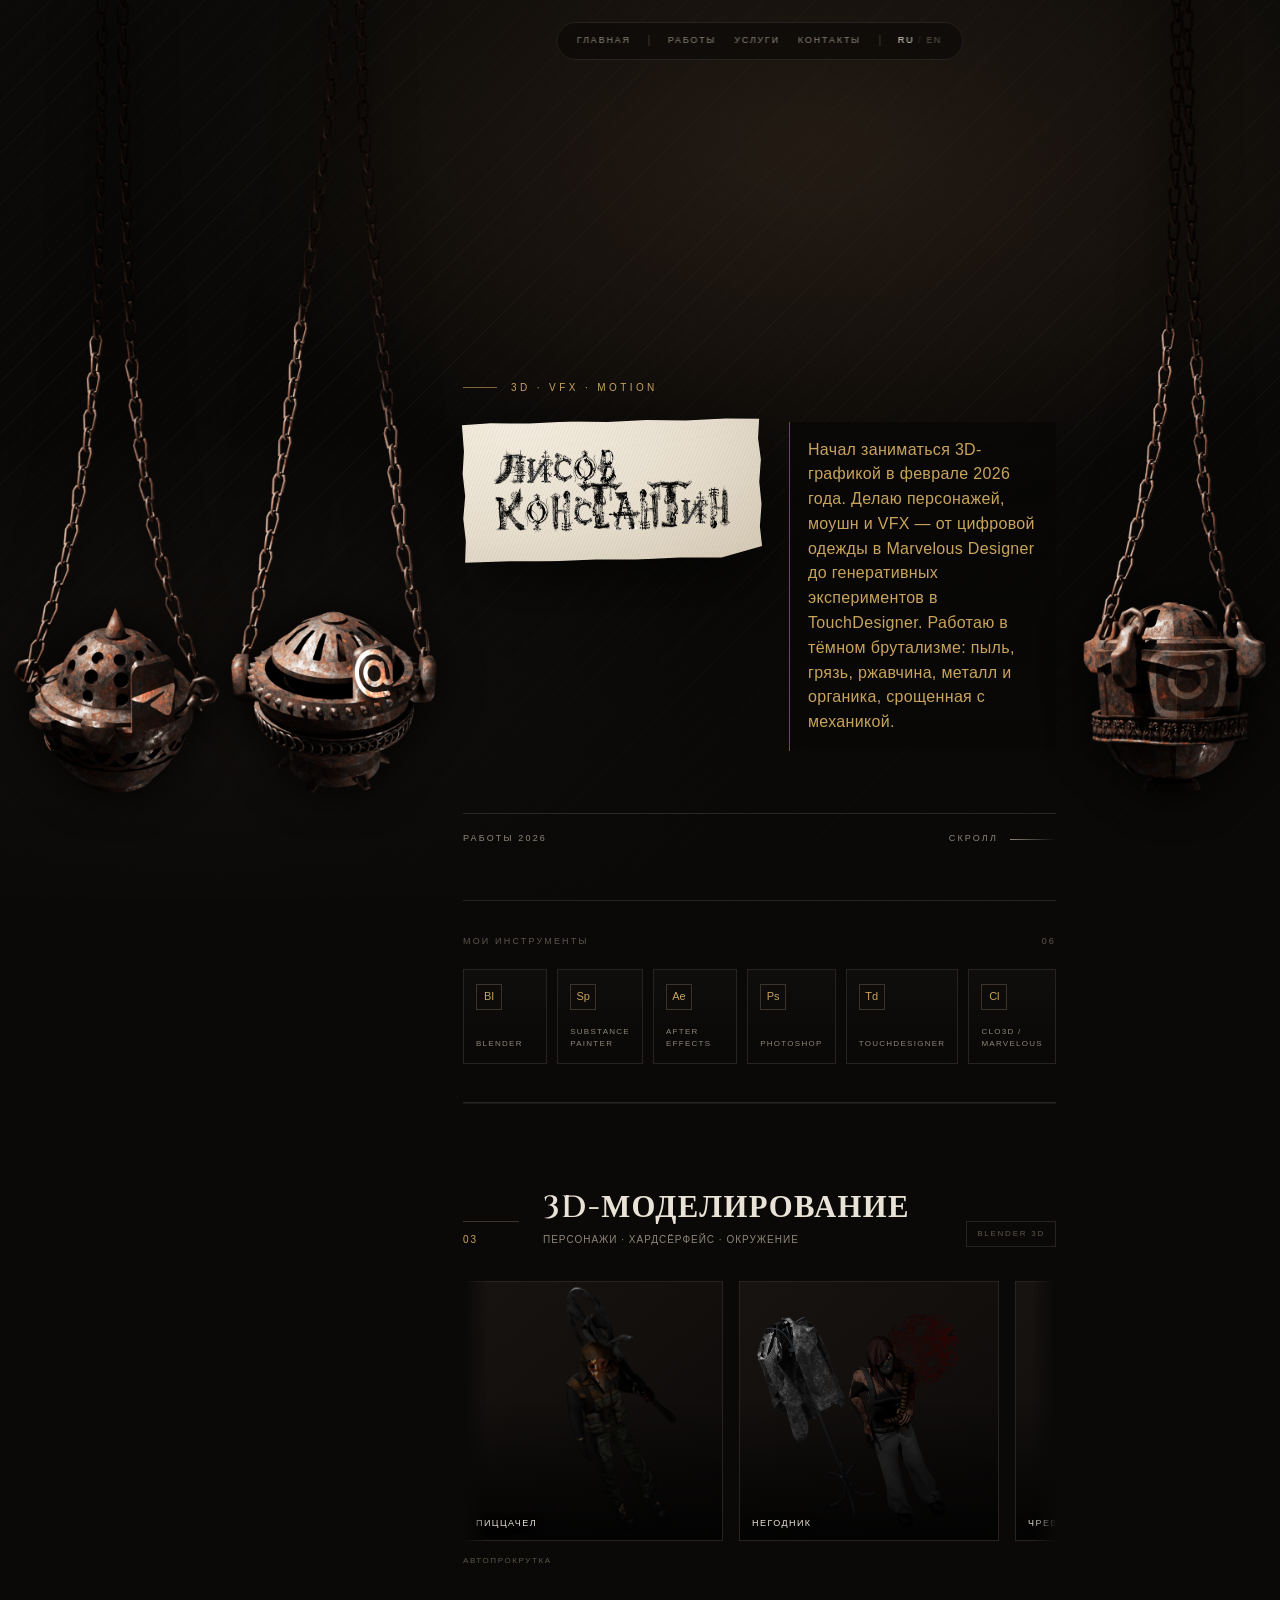
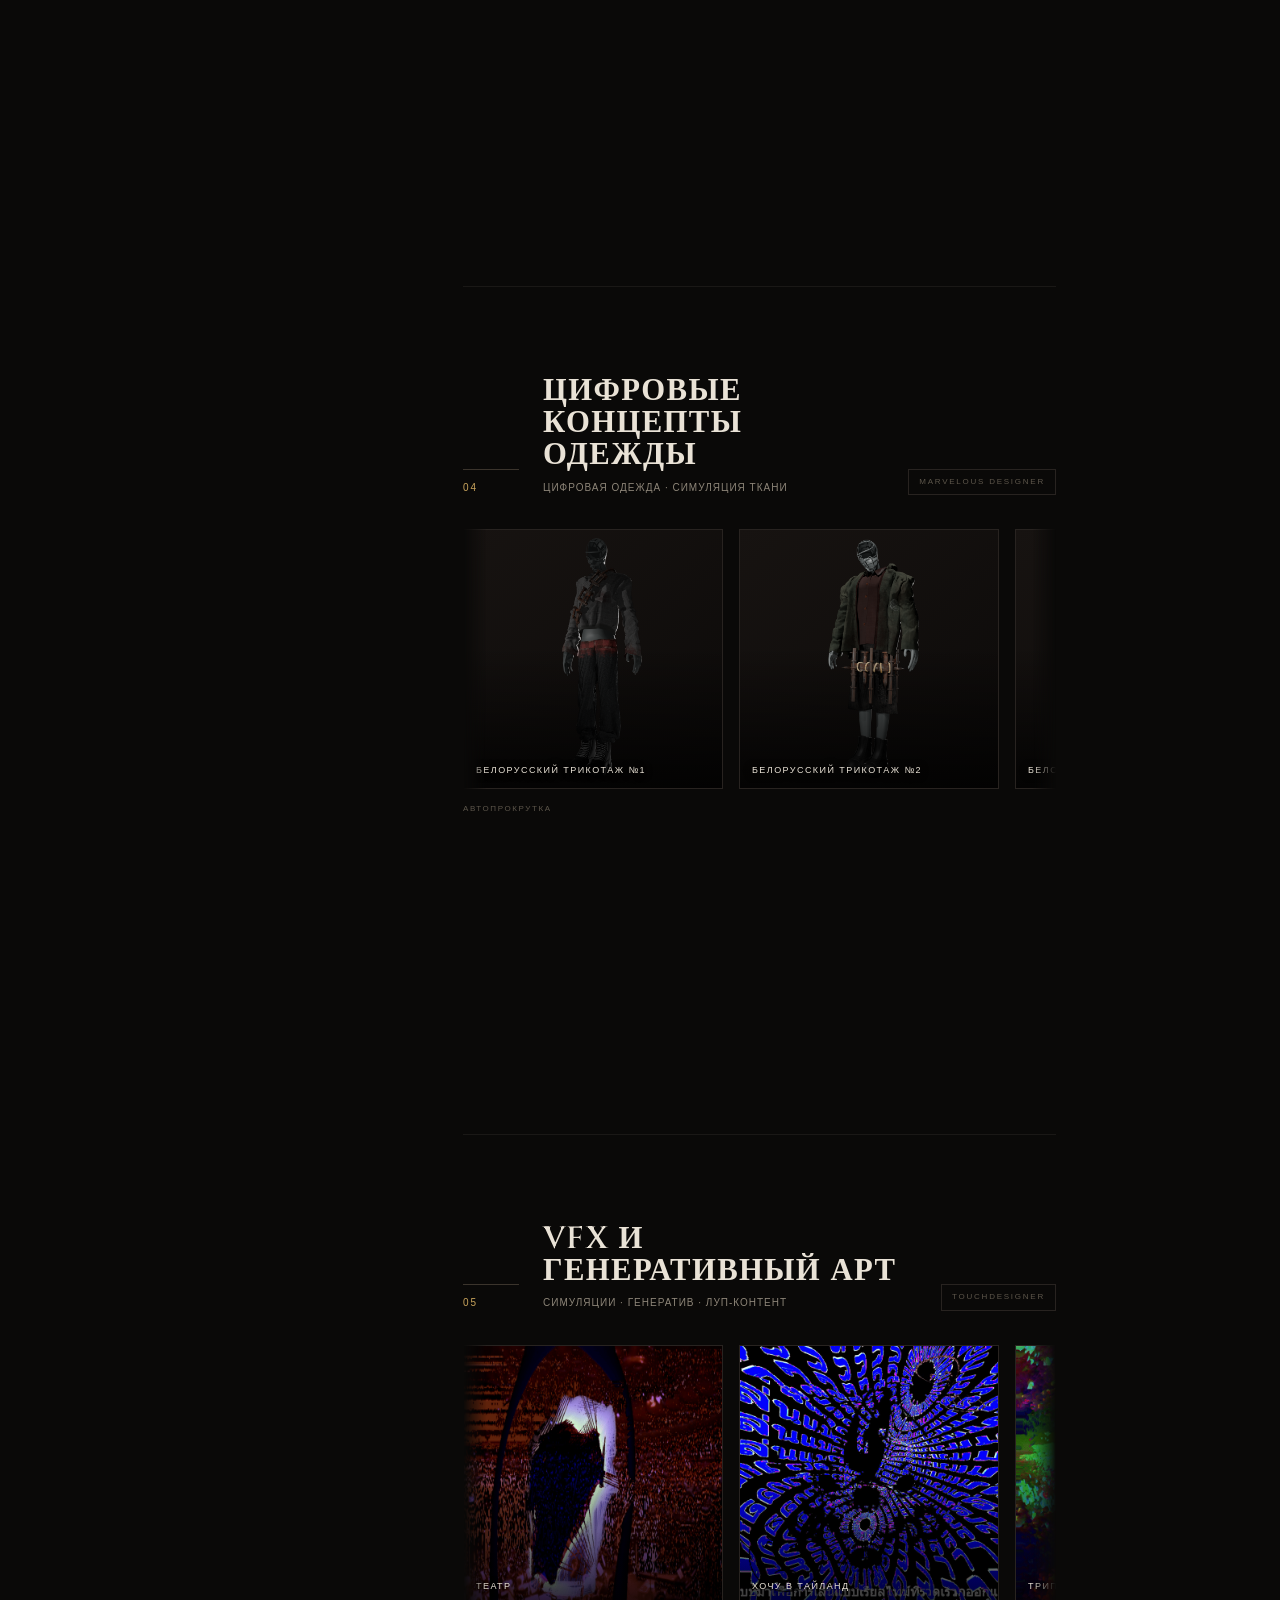
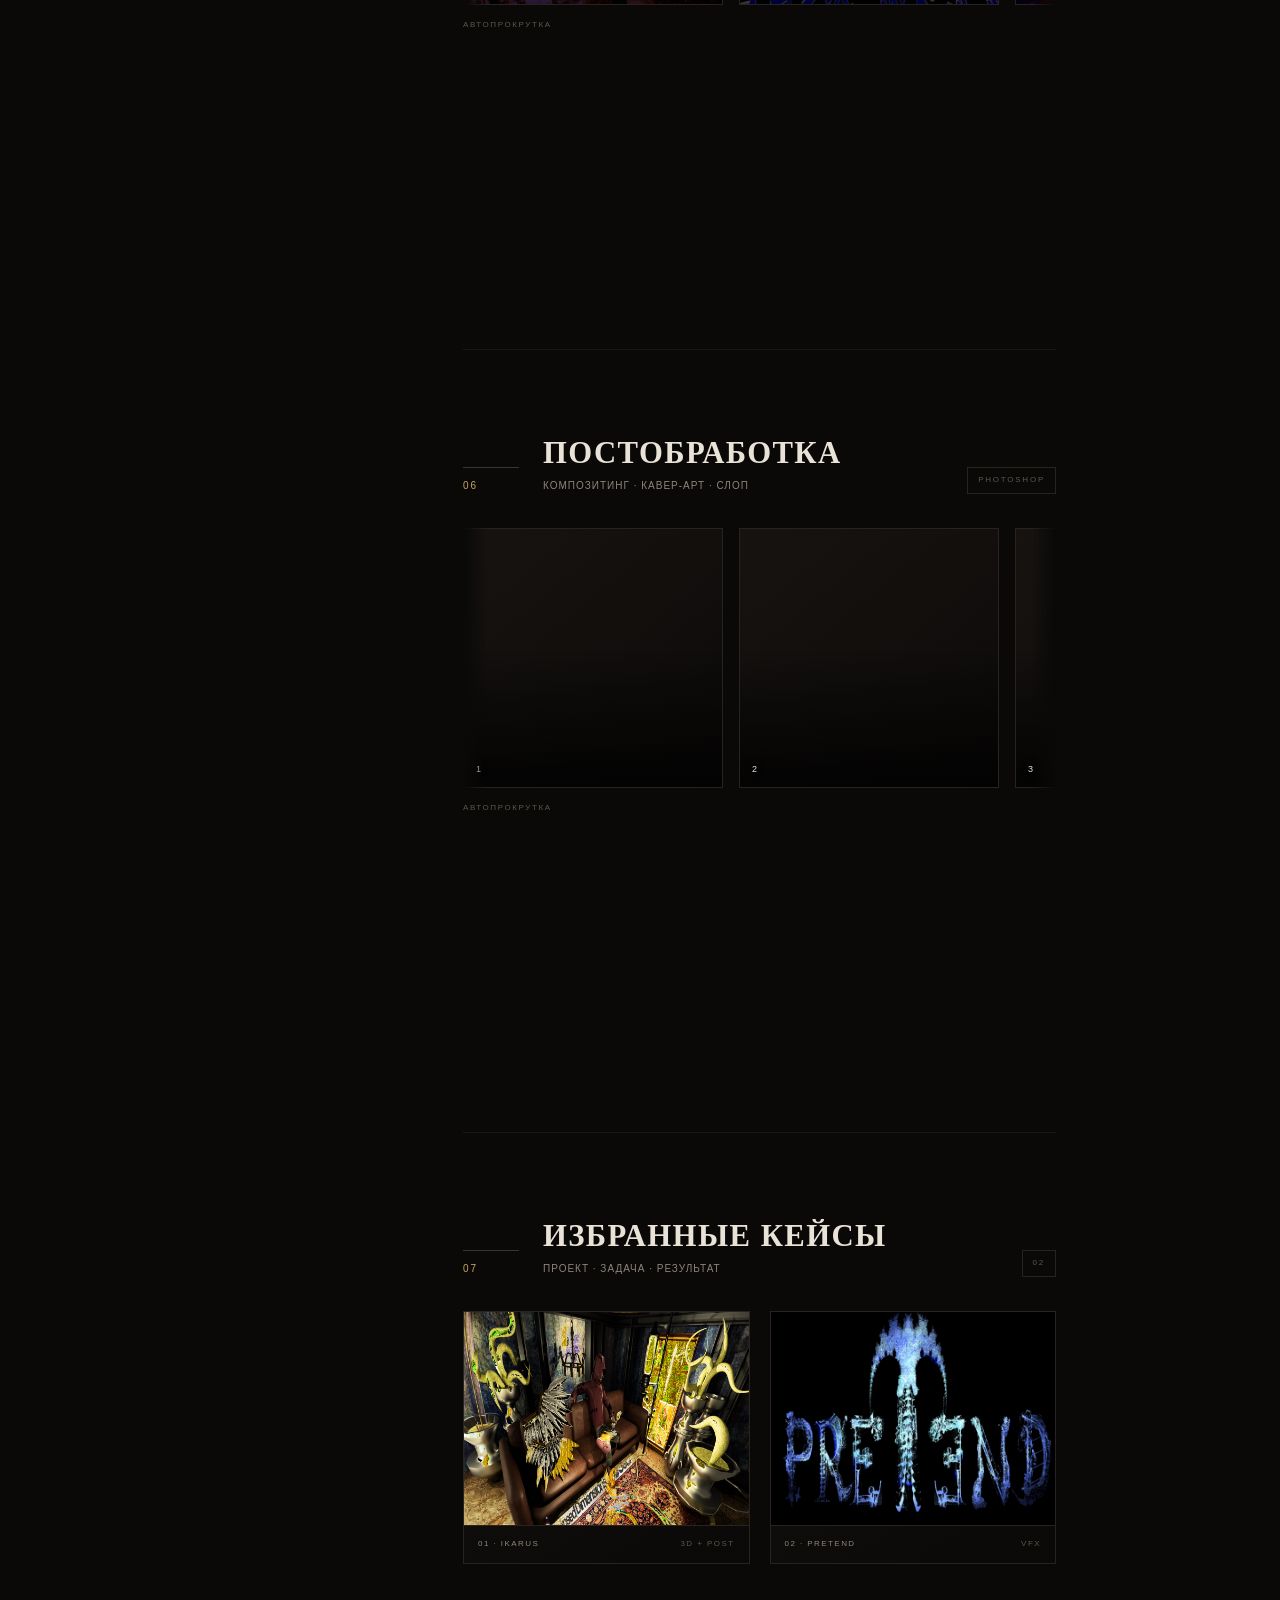
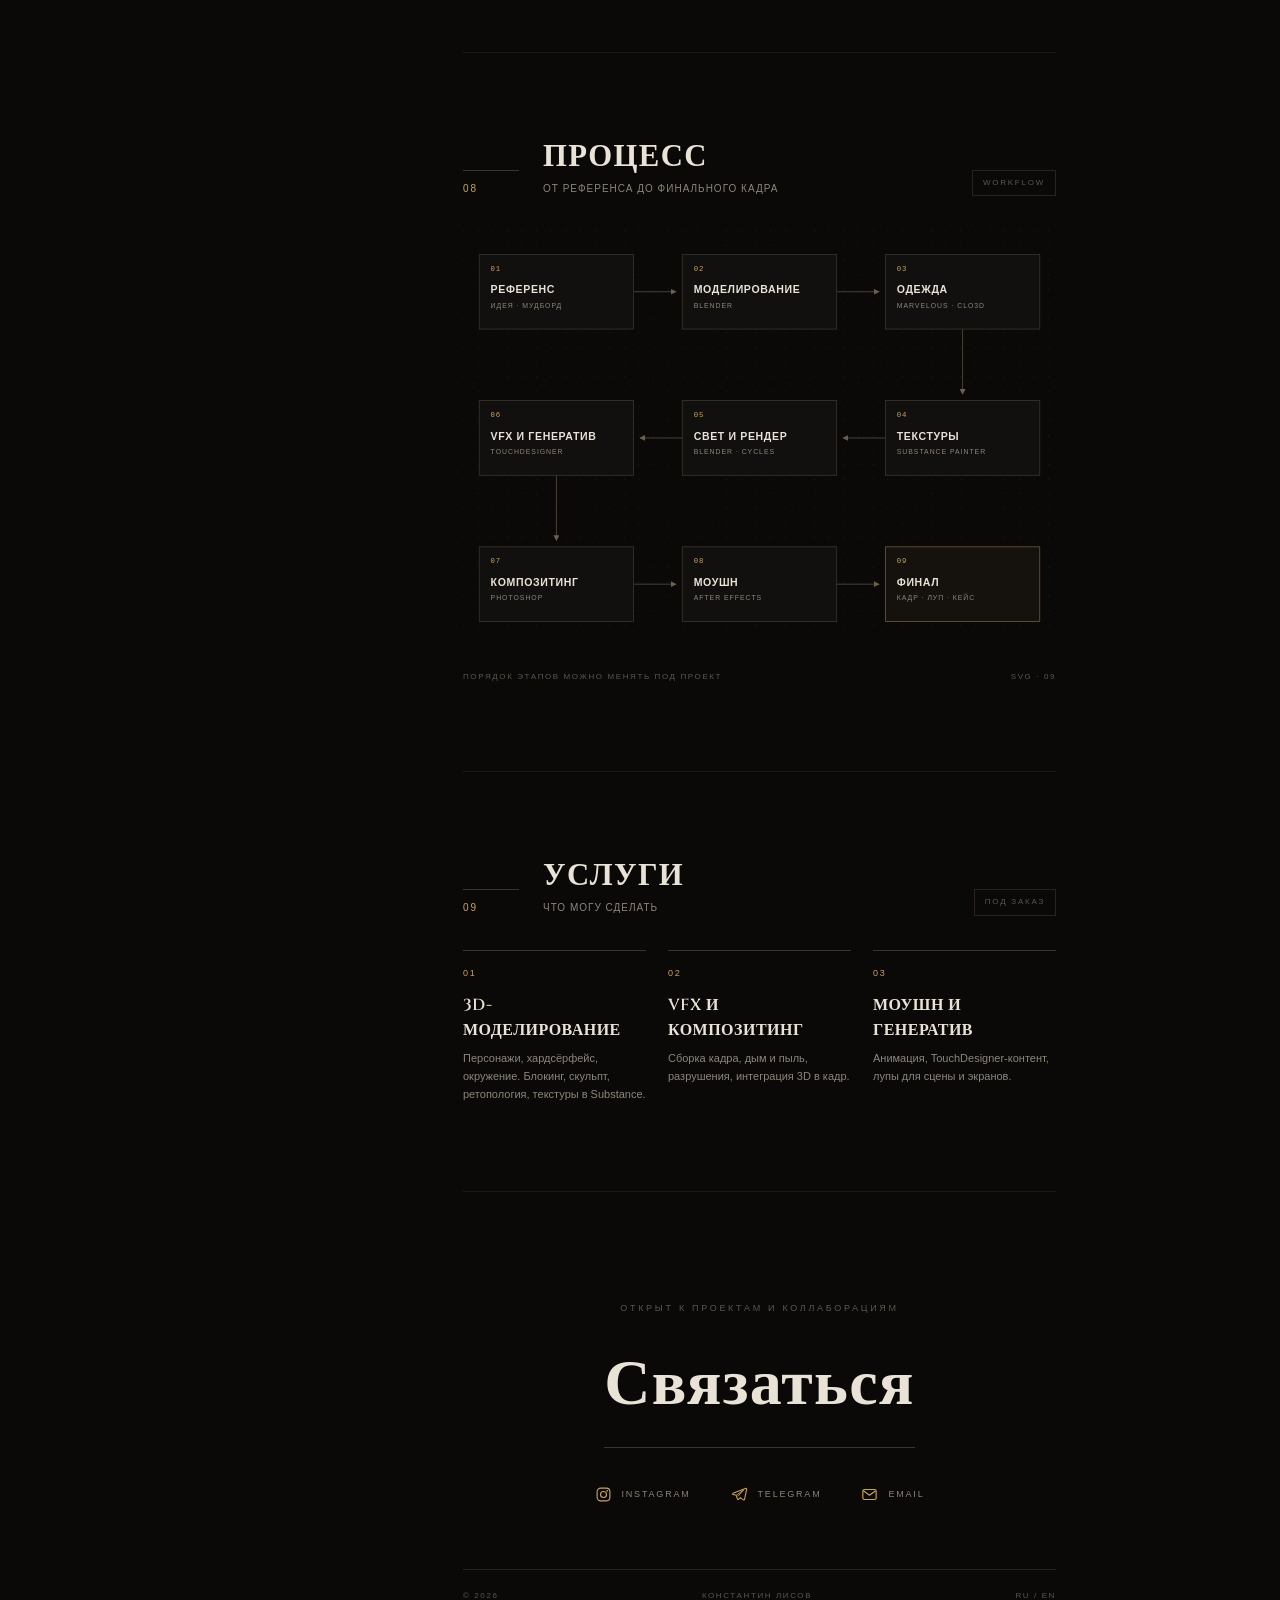
<file: index.html>
<!DOCTYPE html>
<html lang="ru">
<head>
  <meta charset="utf-8">
  <meta name="viewport" content="width=1280">
  <title>Константин Лисов — 3D · VFX · Motion</title>
  <meta name="description" content="Портфолио Константина Лисова: 3D-моделирование, цифровая одежда, VFX, генеративный арт и постобработка.">
  <meta name="color-scheme" content="dark">

  <link rel="preconnect" href="https://fonts.googleapis.com">
  <link rel="preconnect" href="https://fonts.gstatic.com" crossorigin>
  <link href="https://fonts.googleapis.com/css2?family=Cinzel:wght@400;600&display=swap" rel="stylesheet">

  <link rel="stylesheet" href="css/style.css">
</head>
<body>

  <!-- Пыль/пепел: падает с лент работ, лежит за контентом -->
  <canvas class="ash" id="ash" aria-hidden="true"></canvas>

  <!-- Кадила: фиксированы по краям, цепи привязаны к верху экрана.
       Ссылки подставляются из js/config.js (contacts). -->
  <div class="rail rail--left" aria-label="Контакты">
    <a class="kadilo" data-link="telegram" data-dir="-1" href="#" aria-label="Telegram">
      <img src="Assets/web/kadilo2.png" width="496" height="1892" alt="">
    </a>
    <a class="kadilo" data-link="email" data-dir="-1" href="#" aria-label="Почта">
      <img src="Assets/web/kadilo3.png" width="500" height="1911" alt="">
    </a>
  </div>

  <div class="rail rail--right" aria-label="Instagram">
    <a class="kadilo" data-link="instagram" data-dir="1" href="#" aria-label="Instagram">
      <img src="Assets/web/kadilo1.png" width="445" height="1905" alt="">
    </a>
  </div>

  <header class="topbar">
    <nav class="topbar__nav" aria-label="Навигация">
      <a href="#hero" data-i18n="nav.showreel">Шоурил</a>
      <span class="topbar__sep" aria-hidden="true"></span>
      <a href="#skills" data-i18n="nav.works">Работы</a>
      <a href="#services" data-i18n="nav.services">Услуги</a>
      <a href="#contacts" data-i18n="nav.contacts">Контакты</a>
      <span class="topbar__sep" aria-hidden="true"></span>
      <button class="lang" id="langBtn" type="button" aria-label="Переключить язык">
        <span data-lang="ru" class="is-active">RU</span>
        <span class="lang__sep" aria-hidden="true">/</span>
        <span data-lang="en">EN</span>
      </button>
    </nav>
  </header>

  <main class="page">

    <!-- 01 · HERO -->
    <section class="hero" id="hero">
      <div class="hero__media" aria-hidden="true">
        <video class="hero__video" autoplay muted loop playsinline preload="auto">
          <source src="Assets/hero_background.mp4" type="video/mp4">
        </video>
      </div>

      <p class="eyebrow" data-i18n="hero.eyebrow">3D · VFX · Motion</p>
      <div class="hero__row">
        <h1 class="hero__name">
          <img src="Assets/web/my_name.png" alt="Константин Лисов"
               data-alt-ru="Константин Лисов" data-alt-en="Konstantin Lisov"
               width="1500" height="533">
        </h1>
        <aside class="hero__about">
          <p class="hero__about-text" data-i18n="hero.about">Начал заниматься 3D-графикой в феврале 2026 года. Делаю персонажей, моушн и VFX — от цифровой одежды в Marvelous Designer до генеративных экспериментов в TouchDesigner.</p>
        </aside>
      </div>

      <div class="hero__meta">
        <span data-i18n="hero.meta">Портфолио / 2026</span>
        <span class="scroll-cue" data-i18n="hero.scroll">Скролл</span>
      </div>
    </section>

    <!-- 02 · ИНСТРУМЕНТЫ -->
    <section class="tools">
      <div class="tools__head">
        <span data-i18n="tools.title">Инструменты</span>
        <span>06</span>
      </div>
      <ul class="tools__grid">
        <li><i class="tools__mark">Bl</i><b class="tools__name">Blender</b></li>
        <li><i class="tools__mark">Sp</i><b class="tools__name">Substance Painter</b></li>
        <li><i class="tools__mark">Ae</i><b class="tools__name">After Effects</b></li>
        <li><i class="tools__mark">Ps</i><b class="tools__name">Photoshop</b></li>
        <li><i class="tools__mark">Td</i><b class="tools__name">TouchDesigner</b></li>
        <li><i class="tools__mark">Cl</i><b class="tools__name">CLO3D / Marvelous</b></li>
      </ul>
    </section>

    <!-- 03 · 3D-МОДЕЛИРОВАНИЕ -->
    <section class="block" id="skills">
      <header class="sec-head">
        <div class="sec-num">03</div>
        <div>
          <h2 data-i18n="sec.modeling.title">3D-моделирование</h2>
          <p class="sec-sub" data-i18n="sec.modeling.sub">Персонажи · хардсёрфейс · окружение</p>
        </div>
        <span class="sec-tag">Blender 3D</span>
      </header>
      <div class="ribbon" data-ribbon="modeling" aria-label="Работы: 3D-моделирование"></div>
      <div class="ribbon-note">
        <span data-i18n="ribbon.auto">Лента · автопрокрутка</span>
        <span data-i18n="ribbon.pause">Наведение — пауза</span>
      </div>
    </section>

    <!-- ВРАТА · SIGIL 1 -->
    <div class="gate" data-gate aria-hidden="true">
      <img class="gate__sigil" src="Assets/web/sigil1.png" width="240" height="400" alt="" loading="lazy" decoding="async">
      <canvas class="gate__canvas" aria-hidden="true"></canvas>
    </div>

    <!-- 04 · КОНЦЕПТЫ ОДЕЖДЫ -->
    <section class="block">
      <header class="sec-head">
        <div class="sec-num">04</div>
        <div>
          <h2 data-i18n="sec.garments.title">Концепты одежды</h2>
          <p class="sec-sub" data-i18n="sec.garments.sub">Цифровая одежда · симуляция ткани · кутюр</p>
        </div>
        <span class="sec-tag">Marvelous Designer</span>
      </header>
      <div class="ribbon" data-ribbon="garments" aria-label="Работы: концепты одежды"></div>
      <div class="ribbon-note">
        <span data-i18n="ribbon.auto">Лента · автопрокрутка</span>
        <span data-i18n="ribbon.pause">Наведение — пауза</span>
      </div>
    </section>

    <!-- ВРАТА · SIGIL 2 -->
    <div class="gate" data-gate aria-hidden="true">
      <img class="gate__sigil" src="Assets/web/sigil2.png" width="229" height="400" alt="" loading="lazy" decoding="async">
      <canvas class="gate__canvas" aria-hidden="true"></canvas>
    </div>

    <!-- 05 · VFX И ГЕНЕРАТИВНЫЙ АРТ -->
    <section class="block">
      <header class="sec-head">
        <div class="sec-num">05</div>
        <div>
          <h2 data-i18n="sec.vfx.title">VFX и генеративный арт</h2>
          <p class="sec-sub" data-i18n="sec.vfx.sub">Симуляции · генератив · луп-контент</p>
        </div>
        <span class="sec-tag">TouchDesigner</span>
      </header>
      <div class="ribbon" data-ribbon="vfx" aria-label="Работы: VFX и генеративный арт"></div>
      <div class="ribbon-note">
        <span data-i18n="ribbon.auto">Лента · автопрокрутка</span>
        <span data-i18n="ribbon.pause">Наведение — пауза</span>
      </div>
    </section>

    <!-- ВРАТА · SIGIL 3 -->
    <div class="gate" data-gate aria-hidden="true">
      <img class="gate__sigil" src="Assets/web/sigil3.png" width="339" height="400" alt="" loading="lazy" decoding="async">
      <canvas class="gate__canvas" aria-hidden="true"></canvas>
    </div>

    <!-- 06 · ПОСТОБРАБОТКА -->
    <section class="block">
      <header class="sec-head">
        <div class="sec-num">06</div>
        <div>
          <h2 data-i18n="sec.post.title">Постобработка</h2>
          <p class="sec-sub" data-i18n="sec.post.sub">Композитинг · цвет · фактура</p>
        </div>
        <span class="sec-tag">Photoshop</span>
      </header>
      <div class="ribbon" data-ribbon="post" aria-label="Работы: постобработка"></div>
      <div class="ribbon-note">
        <span data-i18n="ribbon.auto">Лента · автопрокрутка</span>
        <span data-i18n="ribbon.pause">Наведение — пауза</span>
      </div>
    </section>

    <!-- ВРАТА · SIGIL 4 -->
    <div class="gate" data-gate aria-hidden="true">
      <img class="gate__sigil" src="Assets/web/sigil4.png" width="360" height="400" alt="" loading="lazy" decoding="async">
      <canvas class="gate__canvas" aria-hidden="true"></canvas>
    </div>

    <!-- 07 · КЕЙСЫ -->
    <section class="block" id="cases">
      <header class="sec-head">
        <div class="sec-num">07</div>
        <div>
          <h2 data-i18n="cases.title">Избранные кейсы</h2>
          <p class="sec-sub" data-i18n="cases.sub">Проект · задача · результат</p>
        </div>
        <span class="sec-tag">02</span>
      </header>
      <div class="case-grid" data-cases></div>
    </section>

    <!-- 08 · ПРОЦЕСС / WORKFLOW -->
    <section class="block" id="workflow">
      <header class="sec-head">
        <div class="sec-num">08</div>
        <div>
          <h2 data-i18n="wf.title">Процесс</h2>
          <p class="sec-sub" data-i18n="wf.sub">От референса до финального кадра</p>
        </div>
        <span class="sec-tag">WORKFLOW</span>
      </header>

      <svg class="wf-svg" viewBox="0 0 730 520" role="img"
           aria-label="Схема пайплайна: от референса до финального кадра">
        <defs>
          <pattern id="wf-dots" width="18" height="18" patternUnits="userSpaceOnUse">
            <circle cx="1" cy="1" r="0.9" fill="#26211d"/>
          </pattern>
          <marker id="wf-arrow" viewBox="0 0 6 6" refX="5.2" refY="3"
                  markerWidth="6" markerHeight="6" orient="auto-start-reverse">
            <path d="M0 0 L6 3 L0 6 Z" fill="#6b5f4e"/>
          </marker>
        </defs>

        <rect width="730" height="520" fill="url(#wf-dots)" opacity=".55"/>

        <!-- связи -->
        <g class="wf-links">
          <path class="wf-link" d="M210 76 H262" marker-end="url(#wf-arrow)"/>
          <path class="wf-link" d="M460 76 H512" marker-end="url(#wf-arrow)"/>
          <path class="wf-link" d="M615 122 V202" marker-end="url(#wf-arrow)"/>
          <path class="wf-link" d="M520 256 H468" marker-end="url(#wf-arrow)"/>
          <path class="wf-link" d="M270 256 H218" marker-end="url(#wf-arrow)"/>
          <path class="wf-link" d="M115 302 V382" marker-end="url(#wf-arrow)"/>
          <path class="wf-link" d="M210 436 H262" marker-end="url(#wf-arrow)"/>
          <path class="wf-link" d="M460 436 H512" marker-end="url(#wf-arrow)"/>
        </g>

        <!-- 01 -->
        <g class="wf-node">
          <rect class="wf-box" x="20" y="30" width="190" height="92"/>
          <text class="wf-num" x="34" y="50">01</text>
          <text class="wf-title" x="34" y="78" data-i18n="wf.01.title">РЕФЕРЕНС</text>
          <text class="wf-tool" x="34" y="96" data-i18n="wf.01.tool">ИДЕЯ · МУДБОРД</text>
        </g>

        <!-- 02 -->
        <g class="wf-node">
          <rect class="wf-box" x="270" y="30" width="190" height="92"/>
          <text class="wf-num" x="284" y="50">02</text>
          <text class="wf-title" x="284" y="78" data-i18n="wf.02.title">МОДЕЛИРОВАНИЕ</text>
          <text class="wf-tool" x="284" y="96" data-i18n="wf.02.tool">BLENDER</text>
        </g>

        <!-- 03 -->
        <g class="wf-node">
          <rect class="wf-box" x="520" y="30" width="190" height="92"/>
          <text class="wf-num" x="534" y="50">03</text>
          <text class="wf-title" x="534" y="78" data-i18n="wf.03.title">ОДЕЖДА</text>
          <text class="wf-tool" x="534" y="96" data-i18n="wf.03.tool">MARVELOUS · CLO3D</text>
        </g>

        <!-- 04 -->
        <g class="wf-node">
          <rect class="wf-box" x="520" y="210" width="190" height="92"/>
          <text class="wf-num" x="534" y="230">04</text>
          <text class="wf-title" x="534" y="258" data-i18n="wf.04.title">ТЕКСТУРЫ</text>
          <text class="wf-tool" x="534" y="276" data-i18n="wf.04.tool">SUBSTANCE PAINTER</text>
        </g>

        <!-- 05 -->
        <g class="wf-node">
          <rect class="wf-box" x="270" y="210" width="190" height="92"/>
          <text class="wf-num" x="284" y="230">05</text>
          <text class="wf-title" x="284" y="258" data-i18n="wf.05.title">СВЕТ И РЕНДЕР</text>
          <text class="wf-tool" x="284" y="276" data-i18n="wf.05.tool">BLENDER · CYCLES</text>
        </g>

        <!-- 06 -->
        <g class="wf-node">
          <rect class="wf-box" x="20" y="210" width="190" height="92"/>
          <text class="wf-num" x="34" y="230">06</text>
          <text class="wf-title" x="34" y="258" data-i18n="wf.06.title">VFX И ГЕНЕРАТИВ</text>
          <text class="wf-tool" x="34" y="276" data-i18n="wf.06.tool">TOUCHDESIGNER</text>
        </g>

        <!-- 07 -->
        <g class="wf-node">
          <rect class="wf-box" x="20" y="390" width="190" height="92"/>
          <text class="wf-num" x="34" y="410">07</text>
          <text class="wf-title" x="34" y="438" data-i18n="wf.07.title">КОМПОЗИТИНГ</text>
          <text class="wf-tool" x="34" y="456" data-i18n="wf.07.tool">PHOTOSHOP</text>
        </g>

        <!-- 08 -->
        <g class="wf-node">
          <rect class="wf-box" x="270" y="390" width="190" height="92"/>
          <text class="wf-num" x="284" y="410">08</text>
          <text class="wf-title" x="284" y="438" data-i18n="wf.08.title">МОУШН</text>
          <text class="wf-tool" x="284" y="456" data-i18n="wf.08.tool">AFTER EFFECTS</text>
        </g>

        <!-- 09 -->
        <g class="wf-node wf-node--final">
          <rect class="wf-box" x="520" y="390" width="190" height="92"/>
          <text class="wf-num" x="534" y="410">09</text>
          <text class="wf-title" x="534" y="438" data-i18n="wf.09.title">ФИНАЛ</text>
          <text class="wf-tool" x="534" y="456" data-i18n="wf.09.tool">КАДР · ЛУП · КЕЙС</text>
        </g>
      </svg>

      <div class="wf-caption">
        <span data-i18n="wf.note">Порядок этапов можно менять под проект</span>
        <span>SVG · 09</span>
      </div>
    </section>

    <!-- 09 · УСЛУГИ -->
    <section class="block" id="services">
      <header class="sec-head">
        <div class="sec-num">09</div>
        <div>
          <h2 data-i18n="services.title">Услуги</h2>
          <p class="sec-sub" data-i18n="services.sub">Что могу сделать</p>
        </div>
        <span class="sec-tag">под заказ</span>
      </header>
      <div class="serv-grid">
        <div class="serv">
          <div class="serv__n">01</div>
          <h3 data-i18n="services.1.title">3D-моделирование</h3>
          <p data-i18n="services.1.text">Персонажи, хардсёрфейс, окружение. Блокинг, скульпт, ретопология, текстуры в Substance.</p>
        </div>
        <div class="serv">
          <div class="serv__n">02</div>
          <h3 data-i18n="services.2.title">VFX и композитинг</h3>
          <p data-i18n="services.2.text">Сборка кадра, дым и пыль, разрушения, интеграция 3D в плейт.</p>
        </div>
        <div class="serv">
          <div class="serv__n">03</div>
          <h3 data-i18n="services.3.title">Моушн и генератив</h3>
          <p data-i18n="services.3.text">Анимация, TouchDesigner-контент, лупы для сцены и экранов.</p>
        </div>
      </div>
    </section>

    <!-- 10 · КОНТАКТЫ -->
    <section class="contact" id="contacts">
      <p class="contact__kicker" data-i18n="contacts.kicker">Открыт к проектам и коллаборациям</p>

      <div>
        <a class="contact__big" data-contact="email" href="mailto:hello@example.com" data-i18n="contacts.big">Связаться</a>
      </div>

      <div class="contact__rows">
        <a class="contact__row" data-contact="instagram" href="#" target="_blank" rel="noopener noreferrer">
          <svg viewBox="0 0 24 24" aria-hidden="true"><use href="#i-ig"/></svg>
          <span data-i18n="contacts.instagram">Instagram</span>
        </a>
        <a class="contact__row" data-contact="telegram" href="#" target="_blank" rel="noopener noreferrer">
          <svg viewBox="0 0 24 24" aria-hidden="true"><use href="#i-tg"/></svg>
          <span data-i18n="contacts.telegram">Telegram</span>
        </a>
        <a class="contact__row" data-contact="email" href="#">
          <svg viewBox="0 0 24 24" aria-hidden="true"><use href="#i-mail"/></svg>
          <span data-i18n="contacts.email">Email</span>
        </a>
      </div>
    </section>

    <footer class="footer">
      <span data-i18n="footer.copy">© 2026 · Константин Лисов</span>
      <span data-i18n="footer.note">GitHub Pages · только десктоп</span>
      <span>RU / EN</span>
    </footer>

  </main>

  <!-- Просмотр работы: фото по центру, без рамки, с подписью -->
  <div class="lightbox" id="lightbox" role="dialog" aria-modal="true" aria-label="Просмотр работы" hidden>
    <button class="lightbox__close" type="button" aria-label="Закрыть">×</button>
    <figure class="lightbox__figure">
      <img class="lightbox__img" alt="">
      <figcaption class="lightbox__caption"></figcaption>
    </figure>
  </div>

  <!-- Иконки для контактов -->
  <svg width="0" height="0" style="position:absolute" aria-hidden="true" focusable="false">
    <symbol id="i-ig" viewBox="0 0 24 24">
      <rect x="3" y="3" width="18" height="18" rx="5" fill="none" stroke="currentColor" stroke-width="1.6"/>
      <circle cx="12" cy="12" r="4.2" fill="none" stroke="currentColor" stroke-width="1.6"/>
      <circle cx="17.2" cy="6.8" r="1.2" fill="currentColor"/>
    </symbol>
    <symbol id="i-tg" viewBox="0 0 24 24">
      <path d="M21.2 3.3 2.9 10.4c-.8.3-.8 1.4.1 1.6l4.4 1.2 1.7 5.2c.2.7 1.1.9 1.6.4l2.4-2.4 4.3 3.1c.6.4 1.5.1 1.7-.7l3-13.9c.2-.9-.7-1.6-1.5-1.6Z"
            fill="none" stroke="currentColor" stroke-width="1.5" stroke-linejoin="round"/>
      <path d="m7.4 13.2 10.4-7.6-7.9 8.9" fill="none" stroke="currentColor" stroke-width="1.3" stroke-linejoin="round"/>
    </symbol>
    <symbol id="i-mail" viewBox="0 0 24 24">
      <rect x="2.6" y="5" width="18.8" height="14" rx="2.2" fill="none" stroke="currentColor" stroke-width="1.6"/>
      <path d="m3.4 6.6 8.6 6.4 8.6-6.4" fill="none" stroke="currentColor" stroke-width="1.6" stroke-linejoin="round"/>
    </symbol>
  </svg>

  <script src="js/config.js" defer></script>
  <script src="js/i18n.js" defer></script>
  <script src="js/main.js" defer></script>
</body>
</html>
</file>
<file: css/style.css>
/* ==========================================================================
   Константин Лисов — портфолио
   Тёмная база, брутализм × кинематографичность.
   Правки внешнего вида: переменные в :root, затем блоки по секциям.
   ========================================================================== */

:root {
  /* палитра */
  --bg: #0a0908;
  --bg-soft: #0f0d0b;
  --ink: #e9e2d6;
  --dim: #8d8578;
  --faint: #5d564b;
  --line: #282320;
  --line-2: #3b342c;
  --accent: #c4472f;
  --gold: #c9a45c;

  /* шрифты: Arial + готический акцидент (Cinzel). Замена — здесь. */
  --font-body: Arial, Helvetica, sans-serif;
  --font-display: "Cinzel", "Times New Roman", serif;
  --font-black: "Arial Black", Arial, sans-serif;

  /* отступы под фиксированные кадила; уточняются в main.js */
  --padL: 33vw;
  --padR: 17vw;

  /* центр колонки контента; уточняется в main.js (fitRails) */
  --cx: 50vw;

  /* размер карточки в лентах работ (квадрат) */
  --card-size: 260px;
}

* { box-sizing: border-box; margin: 0; padding: 0; }

html {
  scroll-behavior: smooth;
  overflow-x: auto;
  scrollbar-gutter: stable;
}

body {
  background: var(--bg);
  color: var(--ink);
  font: 14px/1.55 var(--font-body);
  min-width: 1280px;           /* только десктоп */
  -webkit-font-smoothing: antialiased;
  overflow-x: hidden;
}

/* тонкая «плёнка» поверх фона */
body::before {
  content: "";
  position: fixed;
  inset: 0;
  z-index: 1;
  pointer-events: none;
  background: repeating-linear-gradient(
    0deg,
    rgba(255, 255, 255, .018) 0 1px,
    transparent 1px 4px
  );
  opacity: .55;
}

::selection { background: var(--accent); color: #fff; }

a { color: inherit; }
img { display: block; max-width: 100%; }

:focus-visible {
  outline: 1px solid var(--gold);
  outline-offset: 4px;
}

/* ---------- верхняя навигация ---------- */

.topbar {
  position: fixed;
  top: 22px;
  /* центр колонки контента, а не всего окна — чтобы не задевать кадила */
  left: calc(var(--padL) + (100vw - var(--padL) - var(--padR)) / 2);
  transform: translateX(-50%);
  z-index: 40;
}

.topbar__nav {
  display: flex;
  align-items: center;
  gap: 18px;
  padding: 11px 20px;
  border: 1px solid var(--line);
  border-radius: 999px;
  background: rgba(10, 9, 8, .62);
  -webkit-backdrop-filter: blur(10px);
  backdrop-filter: blur(10px);
  font-size: 9px;
  letter-spacing: .2em;
  text-transform: uppercase;
  white-space: nowrap;
}

.topbar a {
  color: var(--dim);
  text-decoration: none;
  transition: color .2s;
}
.topbar a:hover { color: var(--ink); }

.topbar__sep {
  width: 1px;
  height: 11px;
  background: var(--line-2);
}

.lang {
  display: inline-flex;
  gap: 4px;
  align-items: center;
  background: none;
  border: 0;
  padding: 0;
  cursor: pointer;
  color: var(--faint);
  font: inherit;
  letter-spacing: .18em;
}
.lang span { transition: color .2s; }
.lang span.is-active { color: var(--ink); }
.lang:hover span { color: var(--ink); }
.lang__sep { opacity: .5; }

/* ---------- кадила ---------- */

.rail {
  position: fixed;
  top: 0;
  height: min(98vh, 62vw);
  z-index: 6;
  display: flex;
  align-items: flex-start;
  gap: 1vh;
  pointer-events: none;
}
.rail--left  { left: 1vw; }
.rail--right { right: 1vw; }

.kadilo {
  display: block;
  height: min(98vh, 62vw);
  pointer-events: auto;
  transform-origin: 50% 0;
  will-change: transform;
  text-decoration: none;
}

.kadilo img {
  height: 100%;
  width: auto;
  max-width: none;
  transform-origin: 50% 0;
  filter: drop-shadow(0 0 22px rgba(0, 0, 0, .85));
  transition: filter .35s;
  animation: sway 5s ease-in-out infinite alternate;
}

.kadilo:hover img {
  filter: drop-shadow(0 0 28px rgba(196, 71, 47, .45));
}

.rail--left .kadilo:nth-child(2) img { animation-delay: -3s; animation-duration: 12.5s; }
.rail--right .kadilo img { animation-delay: -1.5s; animation-duration: 11s; }

@keyframes sway {
  from { transform: rotate(-1.1deg); }
  to   { transform: rotate(1.1deg); }
}

/* ---------- каркас страницы ---------- */

.page {
  position: relative;
  z-index: 2;
  padding-left: var(--padL);
  padding-right: var(--padR);
}

.block { padding: 88px 0; border-top: 1px solid rgba(233, 226, 214, .07); }

/* ---------- пыль / пепел ---------- */

.ash {
  position: fixed;
  inset: 0;
  width: 100%;
  height: 100%;
  z-index: 1;
  pointer-events: none;
}

/* ---------- врата с сигилами ---------- */

.gate {
  --p: 0;
  position: relative;
  display: block;
  height: 230px;
  margin-left: calc(-1 * var(--padL));
  margin-right: calc(-1 * var(--padR));
  overflow: hidden;
  pointer-events: none;
  -webkit-mask-image: linear-gradient(180deg, transparent 0, #000 18%, #000 82%, transparent 100%);
  mask-image: linear-gradient(180deg, transparent 0, #000 18%, #000 82%, transparent 100%);
}

.gate__sigil {
  position: absolute;
  top: 50%;
  left: var(--cx);
  height: 200px;
  width: auto;
  opacity: calc(var(--p) * .72);
  transform: translate(-50%, -50%) scale(calc(.92 + var(--p) * .08));
  filter: brightness(1.3) contrast(1.05) drop-shadow(0 0 32px rgba(196, 71, 47, .22));
  will-change: opacity, transform;
  user-select: none;
}

.gate__canvas {
  position: absolute;
  inset: 0;
  width: 100%;
  height: 100%;
  pointer-events: none;
}

/* ---------- hero ---------- */

.hero {
  position: relative;
  min-height: 100vh;
  display: flex;
  flex-direction: column;
  justify-content: flex-end;
  padding: 0 0 54px;
  isolation: isolate;
}

.hero__media {
  position: absolute;
  top: 0;
  bottom: 0;
  left: calc(-1 * var(--padL));
  right: calc(-1 * var(--padR));
  z-index: -1;
  overflow: hidden;
  background:
    radial-gradient(78% 66% at 64% 16%, rgba(78, 56, 38, .5), transparent 62%),
    radial-gradient(62% 54% at 16% 84%, rgba(48, 38, 30, .55), transparent 70%),
    repeating-linear-gradient(135deg, rgba(233, 226, 214, .032) 0 1px, transparent 1px 18px),
    linear-gradient(180deg, #0c0b09 0%, #080706 58%, #0a0908 100%);
}

.hero__media img,
.hero__media video {
  position: absolute;
  inset: 0;
  width: 100%;
  height: 100%;
  object-fit: cover;
  opacity: .55;
}

.hero__media video { opacity: .7; }

.hero__media::after {
  content: "";
  position: absolute;
  inset: 0;
  background: linear-gradient(
    180deg,
    rgba(10, 9, 8, .35) 0%,
    rgba(10, 9, 8, .15) 38%,
    rgba(10, 9, 8, .92) 100%
  );
}

.eyebrow {
  display: flex;
  align-items: center;
  gap: 14px;
  margin-bottom: 26px;
  font-size: 10px;
  letter-spacing: .34em;
  text-transform: uppercase;
  color: var(--gold);
}
.eyebrow::before {
  content: "";
  width: 34px;
  height: 1px;
  background: var(--gold);
  opacity: .6;
}

.hero h1 {
  font-family: var(--font-black);
  font-weight: 900;
  font-size: clamp(44px, 5.9vw, 112px);
  line-height: .85;
  letter-spacing: -.035em;
  text-transform: uppercase;
}

.hero h1 span { display: block; }

.hero h1 em {
  display: block;
  font-style: normal;
  color: var(--ink);
}

@supports (-webkit-text-stroke: 1px #000) {
  .hero h1 em {
    color: transparent;
    -webkit-text-stroke: 1px #847a6a;
  }
}

/* имя-картинка на светлой «бумаге»: чёрные буквы не теряются на тёмном видео */

.hero__name {
  position: relative;
  display: block;
  box-sizing: border-box;
  width: auto;
  margin: 0;
  padding: 26px 32px 30px;
  line-height: 0;
  transform: rotate(-1.2deg);
  transform-origin: 25% 80%;
}

.hero__name::before {
  content: "";
  position: absolute;
  inset: 0;
  z-index: 0;
  background:
    repeating-linear-gradient(112deg, rgba(20, 14, 8, .035) 0 1px, transparent 1px 3px),
    radial-gradient(120% 150% at 18% 0%, #f4eddf 0%, #e7dece 54%, #d2c6b0 100%);
  clip-path: polygon(
    0.4% 1.2%, 10% 0.2%, 23% 1.0%, 36% 0.1%, 49% 1.1%, 62% 0.2%,
    75% 1.2%, 88% 0.3%, 99.5% 1.0%, 99.0% 15%, 99.8% 30%, 99.1% 46%,
    99.7% 62%, 99.0% 78%, 99.6% 92%, 86% 99.7%, 72% 99.0%, 58% 99.8%,
    44% 99.1%, 30% 99.8%, 16% 99.1%, 0.5% 99.6%, 0.9% 84%, 0.2% 68%,
    1.0% 52%, 0.3% 36%, 0.9% 20%
  );
}

.hero__name::after {
  content: "";
  position: absolute;
  inset: 6% 5%;
  z-index: -1;
  background: rgba(0, 0, 0, .62);
  filter: blur(30px);
  transform: translateY(20px);
}

.hero__name img {
  position: relative;
  z-index: 1;
  display: block;
  width: 100%;
  height: auto;
}

/* строка «имя + кто я», подпись справа от подложки */

.hero__row {
  display: flex;
  align-items: flex-start;
  gap: 26px;
  margin-bottom: 26px;
}

.hero__name {
  flex: 1 1 500px;
  min-width: 300px;
  max-width: 660px;
}

.hero__about {
  flex: 0 1 540px;
  min-width: 260px;
  max-width: 540px;
  padding: 16px 18px;
  border-left: 1px solid rgba(201, 164, 92, .5);
  background: linear-gradient(180deg, rgba(8, 7, 6, .72), rgba(8, 7, 6, .5));
  -webkit-backdrop-filter: blur(6px);
  backdrop-filter: blur(6px);
}

.hero__about-text {
  font-family: Arial, Helvetica, sans-serif;
  font-size: 16px;
  line-height: 1.55;
  letter-spacing: .02em;
  color: var(--gold);
}

/* якоря не прячутся под фиксированной навигацией */
[id] { scroll-margin-top: 88px; }

.hero__meta {
  display: flex;
  justify-content: space-between;
  align-items: flex-end;
  gap: 20px;
  margin-top: 36px;
  padding-top: 18px;
  border-top: 1px solid rgba(233, 226, 214, .13);
  font-size: 9px;
  letter-spacing: .24em;
  text-transform: uppercase;
  color: var(--dim);
}

.scroll-cue { display: inline-flex; align-items: center; gap: 12px; }
.scroll-cue::after {
  content: "";
  width: 46px;
  height: 1px;
  background: linear-gradient(90deg, var(--dim), transparent);
  animation: cue 2.2s ease-in-out infinite;
}

@keyframes cue {
  0%, 100% { opacity: .25; transform: translateX(0); }
  50%      { opacity: 1;   transform: translateX(7px); }
}

/* ---------- инструменты ---------- */

.tools {
  padding: 34px 0 38px;
  border-top: 1px solid var(--line);
  border-bottom: 1px solid var(--line);
}

.tools__head {
  display: flex;
  justify-content: space-between;
  margin-bottom: 20px;
  font-size: 9px;
  letter-spacing: .24em;
  text-transform: uppercase;
  color: var(--faint);
}

.tools__grid {
  display: grid;
  grid-template-columns: repeat(6, 1fr);
  gap: 10px;
  list-style: none;
}

.tools__grid li {
  display: flex;
  flex-direction: column;
  justify-content: space-between;
  gap: 16px;
  min-height: 86px;
  padding: 14px 12px 12px;
  border: 1px solid var(--line);
  background: linear-gradient(180deg, rgba(255, 255, 255, .022), transparent);
}

.tools__mark {
  display: grid;
  place-items: center;
  width: 26px;
  height: 26px;
  border: 1px solid var(--line-2);
  color: var(--gold);
  font-size: 11px;
  font-style: normal;
}

.tools__name {
  font-size: 8px;
  font-weight: 400;
  letter-spacing: .16em;
  text-transform: uppercase;
  color: var(--dim);
}

/* ---------- заголовки секций ---------- */

.sec-head {
  display: grid;
  grid-template-columns: 56px 1fr auto;
  gap: 24px;
  align-items: end;
  margin-bottom: 34px;
}

.sec-num {
  padding-top: 10px;
  border-top: 1px solid var(--line-2);
  font-size: 10px;
  letter-spacing: .2em;
  color: var(--gold);
}

.sec-head h2 {
  font-family: var(--font-display);
  font-weight: 600;
  font-size: clamp(24px, 2.4vw, 38px);
  line-height: 1.05;
  letter-spacing: .045em;
  text-transform: uppercase;
}

.sec-sub {
  margin-top: 8px;
  font-size: 10px;
  letter-spacing: .1em;
  text-transform: uppercase;
  color: var(--dim);
}

.sec-tag {
  padding: 6px 10px;
  border: 1px solid var(--line);
  font-size: 8px;
  letter-spacing: .22em;
  text-transform: uppercase;
  color: var(--faint);
  white-space: nowrap;
}

/* ---------- ленты работ ---------- */

.ribbon {
  position: relative;
  overflow: hidden;
  -webkit-mask-image: linear-gradient(90deg, transparent 0, #000 4%, #000 96%, transparent 100%);
  mask-image: linear-gradient(90deg, transparent 0, #000 4%, #000 96%, transparent 100%);
}

.track {
  display: flex;
  width: max-content;
  animation: marquee var(--dur, 40s) linear infinite;
}

.ribbon:hover .track { animation-play-state: paused; }

.group {
  display: flex;
  gap: 16px;
  padding-right: 16px;
}

.card {
  position: relative;
  flex: none;
  width: var(--card-size);
  height: var(--card-size);
  overflow: hidden;
  border: 1px solid var(--line);
  background: linear-gradient(140deg, #171311, #0c0a09);
}

button.card {
  padding: 0;
  font: inherit;
  color: inherit;
  text-align: left;
  cursor: zoom-in;
  -webkit-appearance: none;
  appearance: none;
}

.card img {
  width: 100%;
  height: 100%;
  object-fit: cover;
  transition: transform .6s ease;
}

.card:hover img { transform: scale(1.045); }

.card::after {
  content: "";
  position: absolute;
  inset: 0;
  background: linear-gradient(180deg, transparent 45%, rgba(0, 0, 0, .78) 100%);
  pointer-events: none;
}

.card__cap {
  position: absolute;
  left: 12px;
  right: 12px;
  bottom: 10px;
  z-index: 2;
  font-size: 9px;
  letter-spacing: .16em;
  text-transform: uppercase;
  text-shadow: 0 1px 8px rgba(0, 0, 0, .9);
}

.card--empty {
  display: flex;
  align-items: flex-end;
  padding: 12px;
}
.card--empty::after {
  background: repeating-linear-gradient(135deg, rgba(233, 226, 214, .028) 0 1px, transparent 1px 14px);
}
.card--empty::before {
  content: "";
  position: absolute;
  inset: 9px;
  border: 1px dashed rgba(233, 226, 214, .09);
  pointer-events: none;
}

.card__idx {
  position: absolute;
  top: 10px;
  right: 12px;
  z-index: 2;
  font-size: 8px;
  letter-spacing: .16em;
  color: var(--faint);
}

.card__note {
  position: relative;
  z-index: 2;
  font-size: 8px;
  letter-spacing: .2em;
  text-transform: uppercase;
  color: var(--dim);
}

.ribbon-note {
  display: flex;
  justify-content: space-between;
  margin-top: 14px;
  font-size: 8px;
  letter-spacing: .2em;
  text-transform: uppercase;
  color: var(--faint);
}

@keyframes marquee { to { transform: translateX(-50%); } }

/* ---------- кейсы ---------- */

.case-grid {
  display: grid;
  grid-template-columns: repeat(2, 1fr);
  gap: 20px;
}

.case {
  border: 1px solid var(--line);
  background: linear-gradient(150deg, #131110, #0a0908);
}

.case__media {
  position: relative;
  aspect-ratio: 4 / 3;
  overflow: hidden;
}

.case__media img {
  width: 100%;
  height: 100%;
  object-fit: cover;
  transition: transform .6s ease;
}
.case:hover .case__media img { transform: scale(1.035); }

.case__media.is-empty {
  display: grid;
  place-items: center;
  background: repeating-linear-gradient(135deg, rgba(233, 226, 214, .028) 0 1px, transparent 1px 14px);
}

.case__meta {
  display: flex;
  justify-content: space-between;
  gap: 12px;
  padding: 12px 14px;
  border-top: 1px solid var(--line);
  font-size: 8px;
  letter-spacing: .18em;
  text-transform: uppercase;
  color: var(--dim);
}

.case__tag { color: var(--faint); white-space: nowrap; }

.ph-note {
  font-size: 8px;
  letter-spacing: .2em;
  text-transform: uppercase;
  color: var(--faint);
}

/* ---------- процесс / workflow ---------- */

.wf-svg {
  display: block;
  width: 100%;
  max-width: 860px;
  height: auto;
}

.wf-node .wf-box {
  fill: #12100e;
  stroke: var(--line-2);
  stroke-width: 1;
  transition: stroke .2s ease, fill .2s ease;
}

.wf-node:hover .wf-box {
  stroke: var(--gold);
  fill: #161310;
}

.wf-node--final .wf-box {
  fill: #15120d;
  stroke: rgba(201, 164, 92, .5);
}

.wf-num {
  font-family: ui-monospace, "Cascadia Mono", monospace;
  font-size: 9px;
  letter-spacing: .12em;
  fill: var(--gold);
}

.wf-title {
  font-family: Arial, Helvetica, sans-serif;
  font-size: 13px;
  font-weight: 600;
  letter-spacing: .06em;
  fill: var(--ink);
}

.wf-tool {
  font-family: Arial, Helvetica, sans-serif;
  font-size: 8.5px;
  letter-spacing: .14em;
  fill: var(--dim);
}

.wf-link {
  fill: none;
  stroke: #4a4239;
  stroke-width: 1.2;
}

.wf-caption {
  display: flex;
  justify-content: space-between;
  gap: 20px;
  margin-top: 18px;
  font-size: 8px;
  letter-spacing: .2em;
  text-transform: uppercase;
  color: var(--faint);
}

/* ---------- услуги ---------- */

.serv-grid {
  display: grid;
  grid-template-columns: repeat(3, 1fr);
  gap: 22px;
}

.serv {
  padding-top: 16px;
  border-top: 1px solid var(--line-2);
}

.serv__n {
  font-size: 9px;
  letter-spacing: .2em;
  color: var(--gold);
}

.serv h3 {
  margin: 12px 0 8px;
  font-family: var(--font-display);
  font-weight: 600;
  font-size: 16px;
  letter-spacing: .03em;
  text-transform: uppercase;
}

.serv p {
  font-size: 11px;
  line-height: 1.6;
  color: var(--dim);
}

/* ---------- контакты ---------- */

.contact {
  padding: 110px 0 66px;
  text-align: center;
  border-top: 1px solid rgba(233, 226, 214, .07);
}

.contact__kicker {
  font-size: 9px;
  letter-spacing: .3em;
  text-transform: uppercase;
  color: var(--faint);
}

.contact__big {
  display: inline-block;
  margin-top: 20px;
  padding-bottom: 12px;
  border-bottom: 1px solid var(--line-2);
  font-family: var(--font-display);
  font-weight: 600;
  font-size: clamp(38px, 5vw, 72px);
  letter-spacing: .02em;
  text-decoration: none;
  transition: color .25s, border-color .25s;
}
.contact__big:hover { color: var(--gold); border-color: var(--gold); }

.contact__rows {
  display: flex;
  justify-content: center;
  flex-wrap: wrap;
  gap: 40px;
  margin-top: 38px;
}

.contact__row {
  display: inline-flex;
  align-items: center;
  gap: 10px;
  color: var(--dim);
  text-decoration: none;
  font-size: 9px;
  letter-spacing: .2em;
  text-transform: uppercase;
  transition: color .2s;
}
.contact__row:hover { color: var(--ink); }
.contact__row svg { width: 17px; height: 17px; color: var(--gold); }

/* ---------- подвал ---------- */

.footer {
  display: flex;
  justify-content: space-between;
  gap: 20px;
  padding: 20px 0 34px;
  border-top: 1px solid var(--line);
  font-size: 8px;
  letter-spacing: .2em;
  text-transform: uppercase;
  color: var(--faint);
}

/* ---------- лайтбокс ---------- */

.lightbox {
  position: fixed;
  inset: 0;
  z-index: 120;
  display: flex;
  align-items: center;
  justify-content: center;
  padding: 5vh 4vw;
  background: rgba(6, 5, 4, .94);
  -webkit-backdrop-filter: blur(8px);
  backdrop-filter: blur(8px);
  opacity: 0;
  transition: opacity .24s ease;
}

.lightbox[hidden] { display: none; }
.lightbox.is-open { opacity: 1; }

.lightbox__figure {
  display: flex;
  flex-direction: column;
  align-items: center;
  gap: 18px;
  max-width: 92vw;
  max-height: 92vh;
  margin: 0;
}

.lightbox__img {
  max-width: 88vw;
  max-height: 78vh;
  width: auto;
  height: auto;
  object-fit: contain;
  opacity: 0;
  transform: scale(.985);
  transition: opacity .3s ease, transform .3s ease;
}

.lightbox.is-open .lightbox__img {
  opacity: 1;
  transform: none;
}

.lightbox__caption {
  margin: 0;
  font-size: 9px;
  letter-spacing: .22em;
  text-transform: uppercase;
  color: var(--dim);
  text-align: center;
}

.lightbox__caption:empty { display: none; }

.lightbox__close {
  position: absolute;
  top: 20px;
  right: 24px;
  display: grid;
  place-items: center;
  width: 42px;
  height: 42px;
  background: none;
  border: 1px solid var(--line);
  color: var(--dim);
  font-size: 20px;
  line-height: 1;
  cursor: pointer;
  transition: color .2s, border-color .2s;
}

.lightbox__close:hover { color: var(--ink); border-color: var(--line-2); }

html.is-locked,
body.is-locked { overflow: hidden; }

/* ---------- доступность ---------- */

@media (prefers-reduced-motion: reduce) {
  *, *::before, *::after {
    animation: none !important;
    transition: none !important;
    scroll-behavior: auto !important;
  }
  .hero__media video { display: none !important; }
}
</file>
